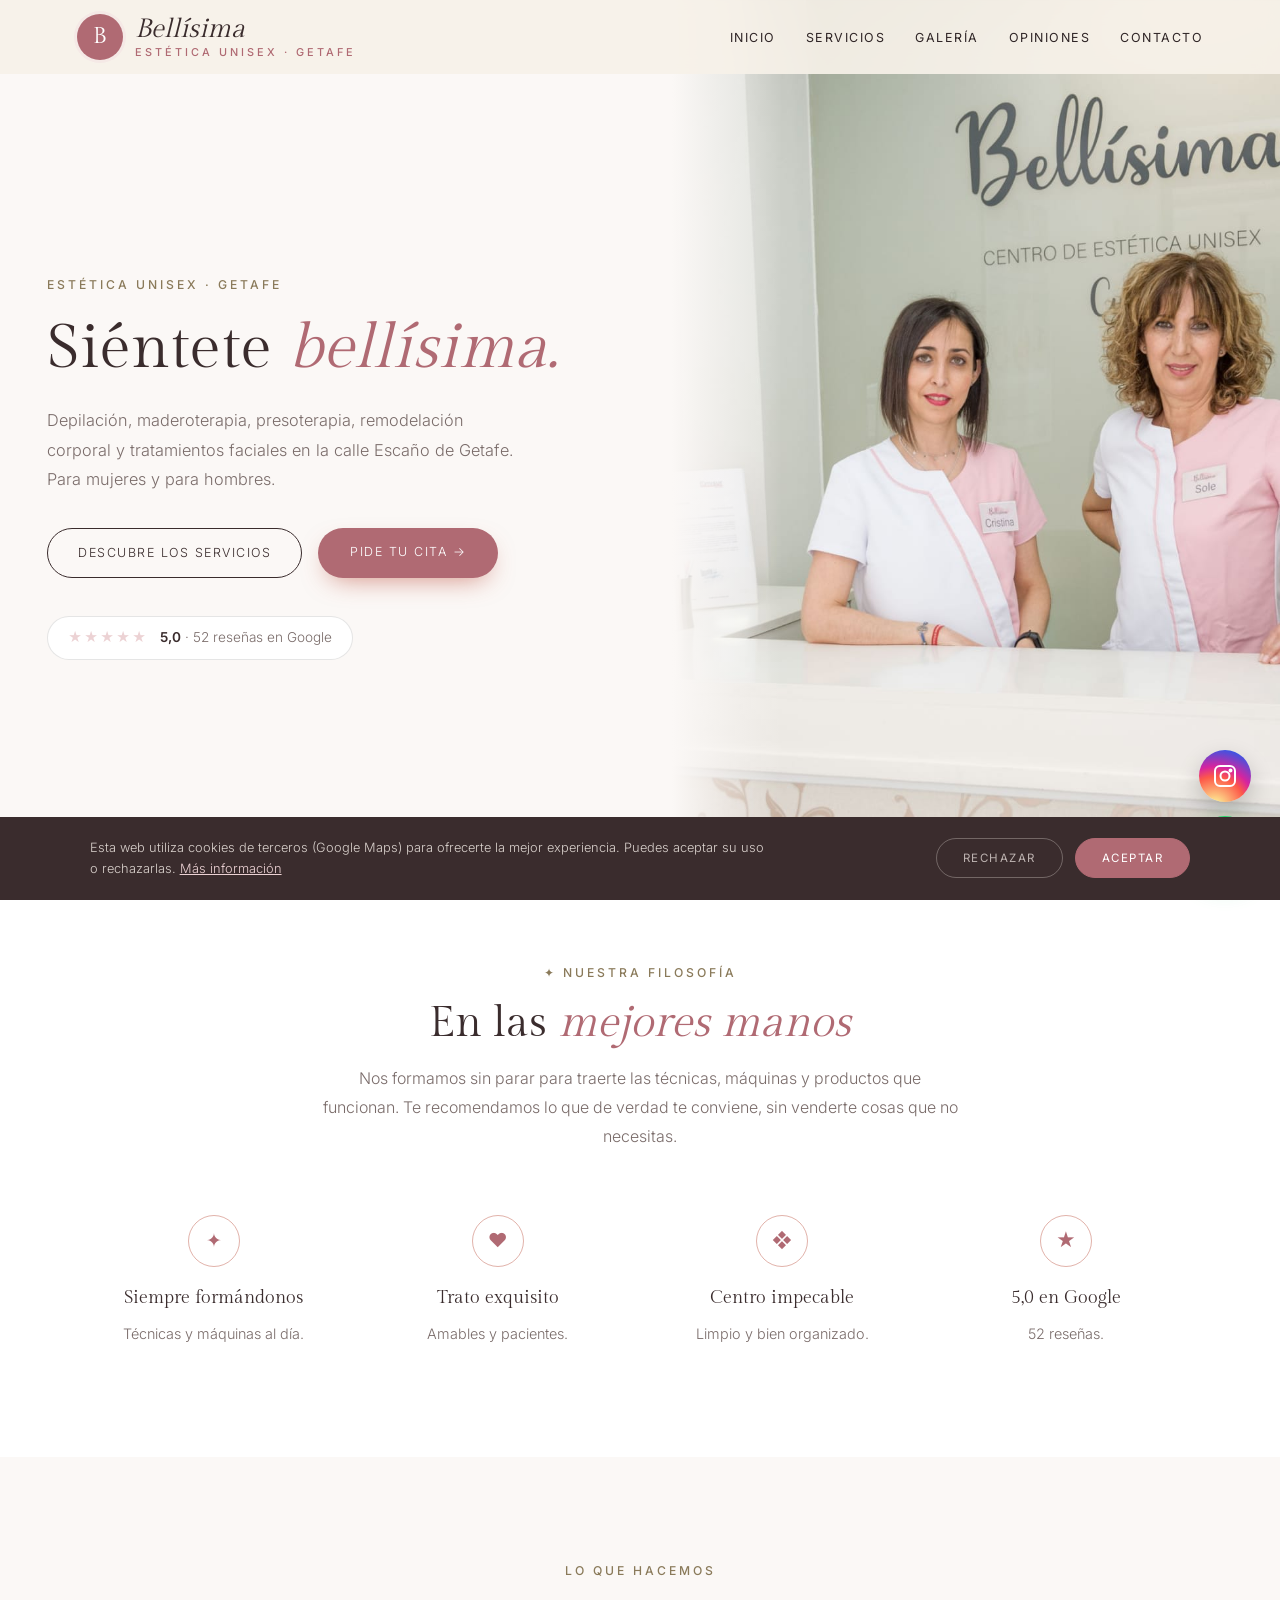
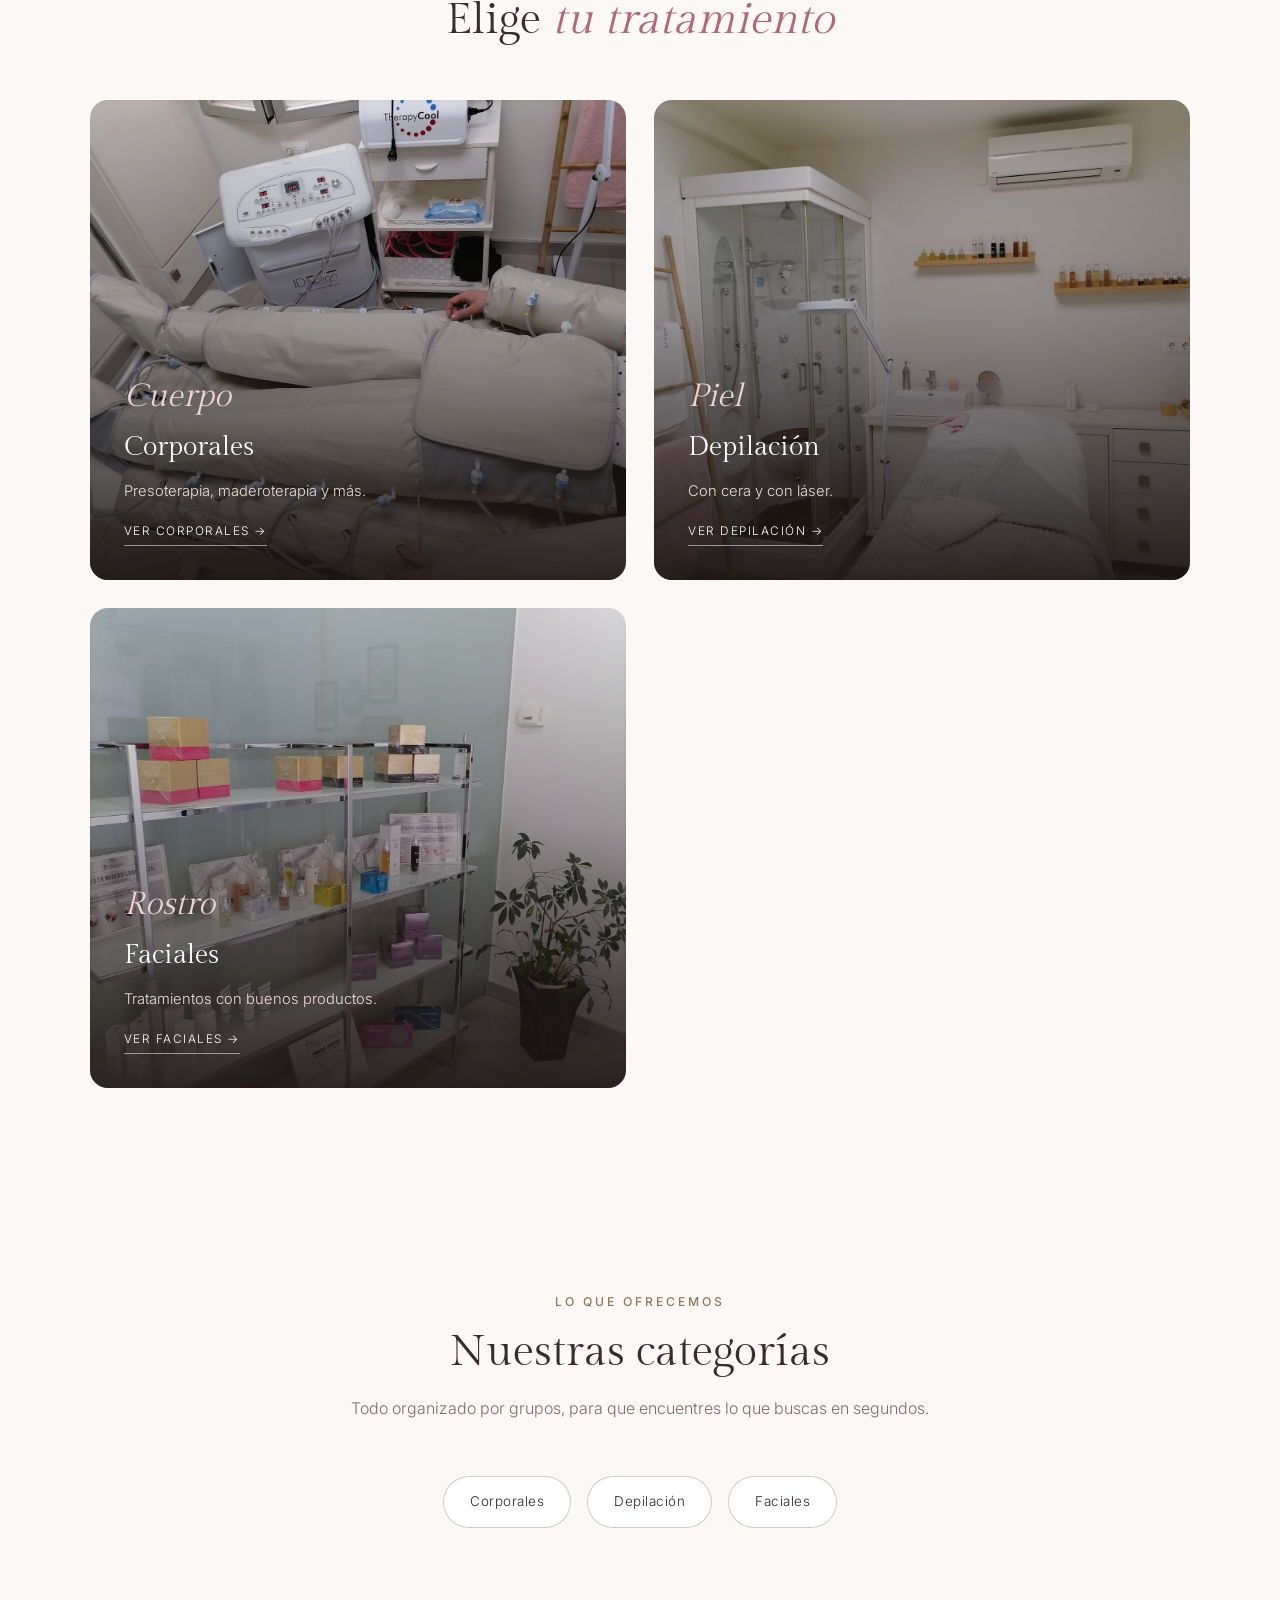
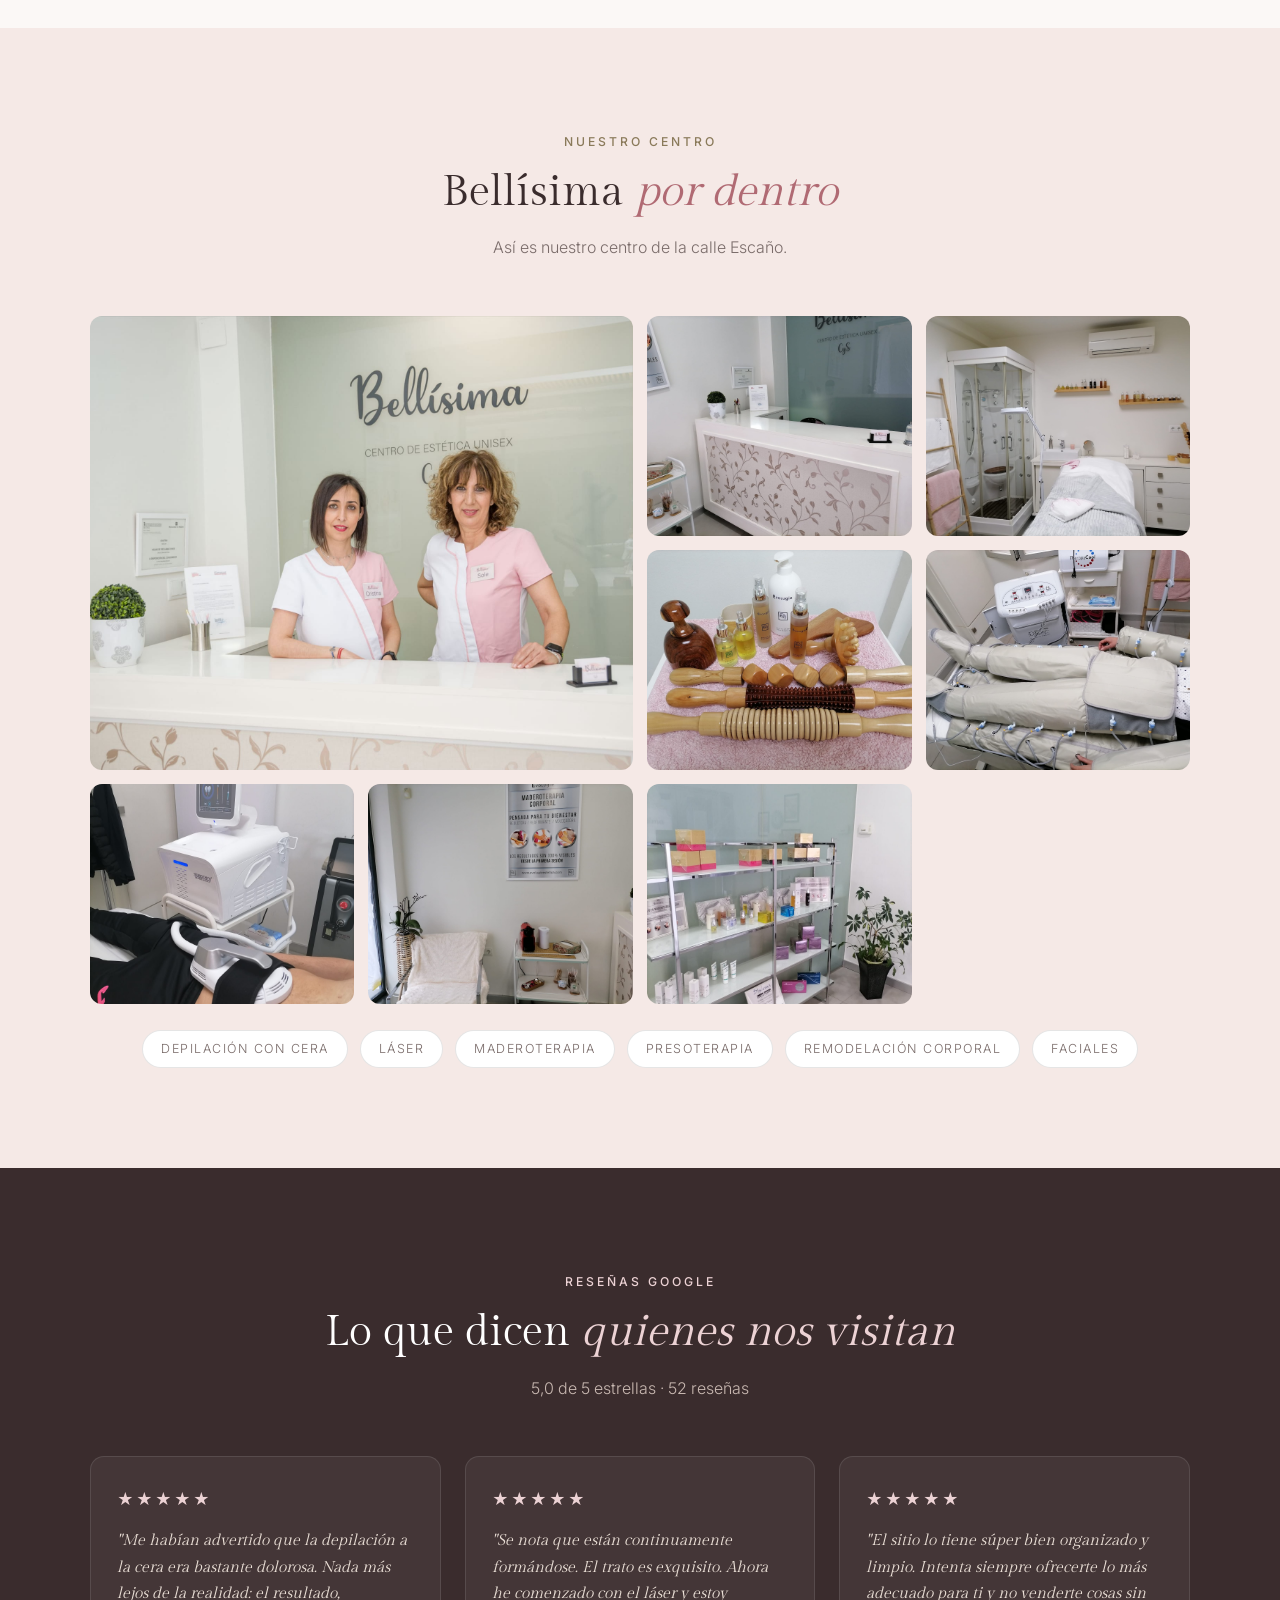
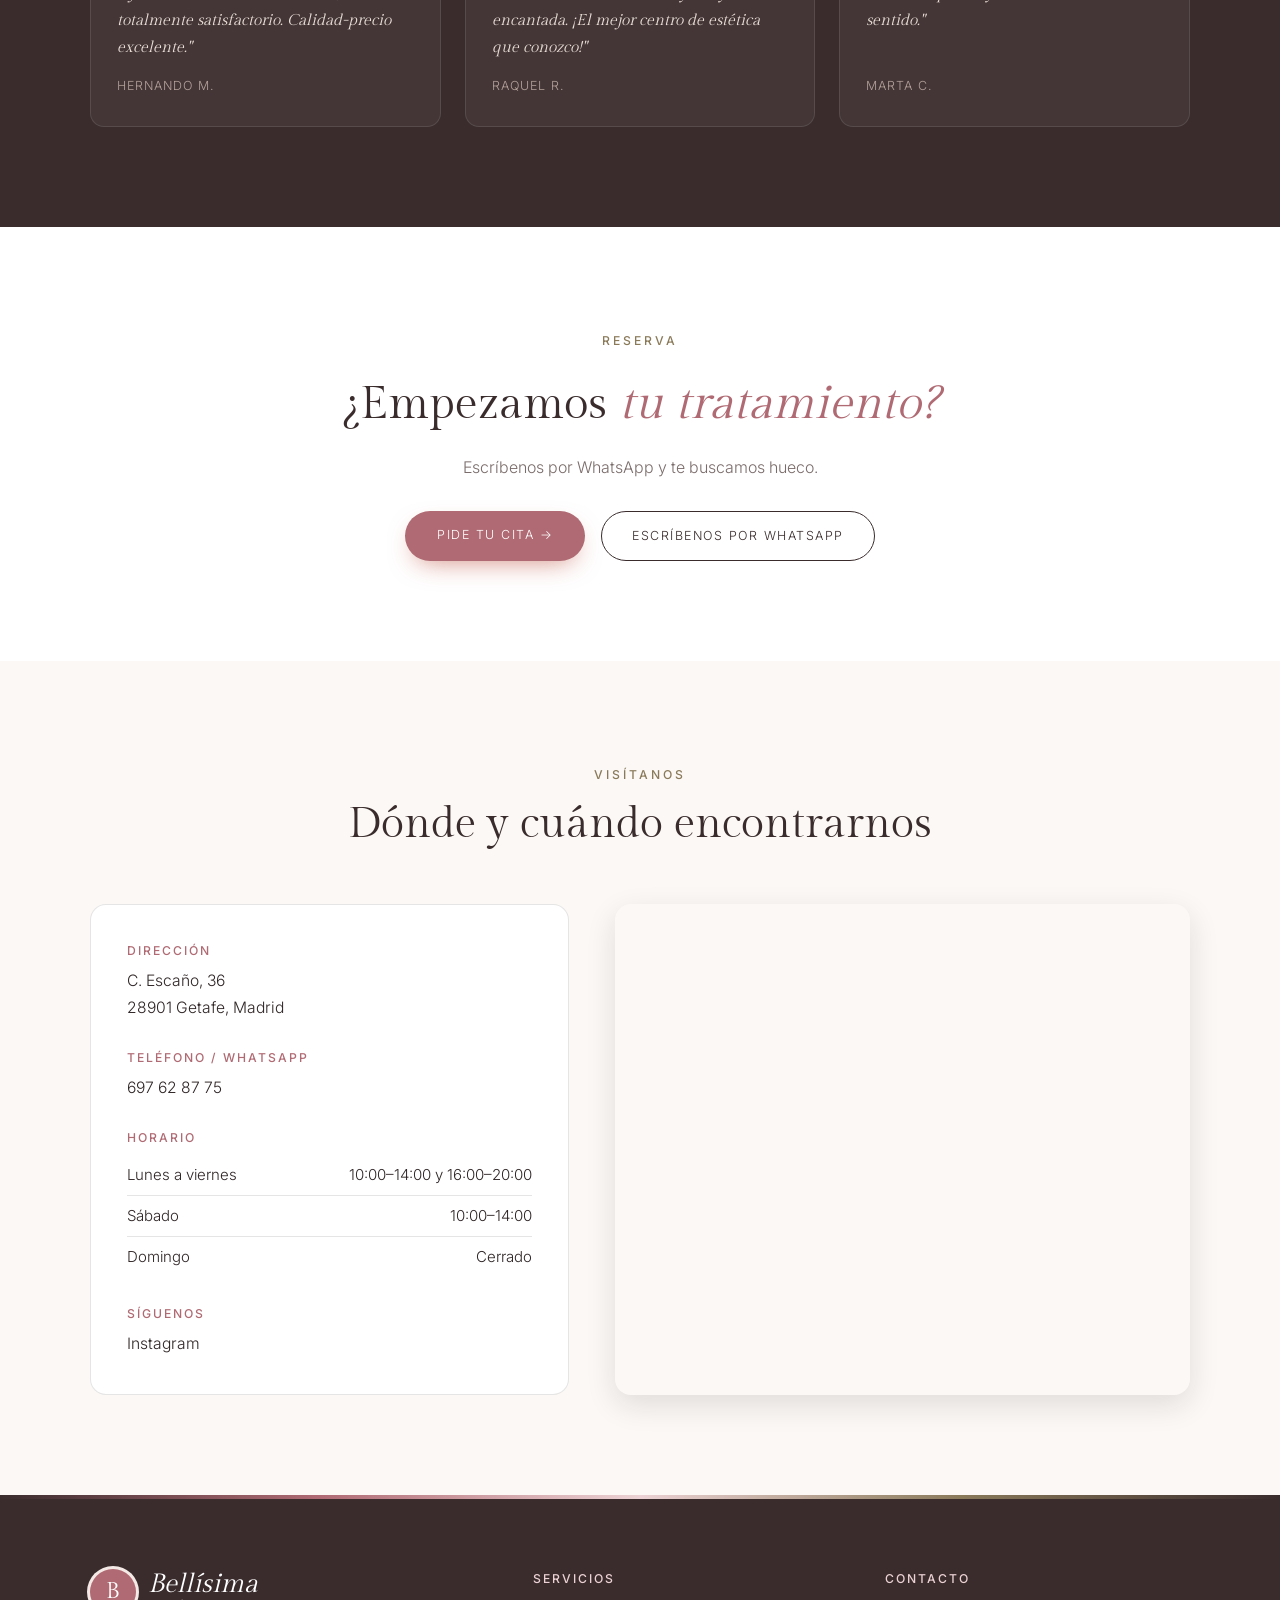
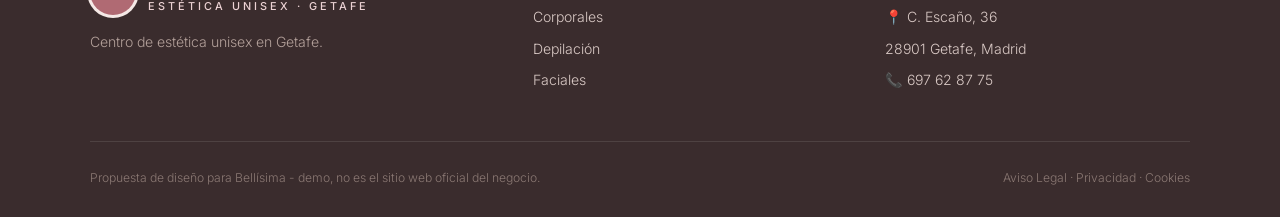
<file: index.html>
<!DOCTYPE html>
<html lang="es">
<head>
<meta charset="UTF-8">
<meta name="viewport" content="width=device-width, initial-scale=1.0">
<title>Bellísima — Centro de estética unisex en Getafe</title>
<meta name="description" content="Bellísima, centro de estética unisex en C. Escaño 36, Getafe. Depilación con cera y láser, maderoterapia, presoterapia, remodelación corporal y tratamientos faciales. 5★ con 52 reseñas en Google.">
<meta name="theme-color" content="#3a2c2d">
<meta property="og:title" content="Bellísima · Getafe">
<meta property="og:image" content="maps_05.jpg">

<link rel="preconnect" href="https://fonts.googleapis.com"><link rel="preconnect" href="https://fonts.gstatic.com" crossorigin><link href="https://fonts.googleapis.com/css2?family=Gilda+Display&family=Inter:wght@300;400;500;600&display=swap" rel="stylesheet">
<link rel="stylesheet" href="styles.css">
</head>
<body>

<header id="header">
  <a href="index.html" class="logo" aria-label="Bellísima, inicio"><span class="logo-mark">B</span><span class="logo-text"><span class="script">Bellísima</span><small>estética unisex · Getafe</small></span></a>
  <nav id="nav" aria-label="Navegación principal"><ul><li><a href="index.html#inicio">Inicio</a></li><li><a href="servicios.html">Servicios</a></li><li><a href="index.html#galeria">Galería</a></li><li><a href="index.html#opiniones">Opiniones</a></li><li><a href="index.html#contacto">Contacto</a></li></ul></nav><button class="nav-toggle" id="navToggle" aria-label="Abrir menú">☰</button>
</header>

<section class="hero" id="inicio">
  <div class="hero-text">
    <span class="eyebrow">Estética unisex · Getafe</span>
    <h1>Siéntete <em>bellísima.</em></h1>
    <p>Depilación, maderoterapia, presoterapia, remodelación corporal y tratamientos faciales en la calle Escaño de Getafe. Para mujeres y para hombres.</p>
    <div class="hero-ctas">
      <a href="servicios.html" class="btn-outline">Descubre los servicios</a>
      <a href="https://wa.me/34697628775?text=Hola%2C%20he%20visto%20vuestra%20web%20y%20me%20gustar%C3%ADa%20pedir%20cita%20en%20Bell%C3%ADsima" class="btn-solid" target="_blank" rel="noopener">Pide tu cita →</a>
    </div>
    <a class="hero-rating" href="https://www.google.com/maps/search/?api=1&query=Centro+de+Est%C3%A9tica+Bellisima,+Calle+Esca%C3%B1o+36,+Getafe" target="_blank" rel="noopener"><span class="stars">★★★★★</span><span><strong>5,0</strong> · 52 reseñas en Google</span></a>
  </div>
  <div class="hero-img"><img src="maps_05.jpg" alt="El equipo de Bellísima en la recepción del centro" style="object-position:center 40%;"></div>
</section>

<section class="trust">
  <div class="section-head">
    <span class="eyebrow">✦ Nuestra filosofía</span>
    <h2>En las <em>mejores manos</em></h2>
    <p>Nos formamos sin parar para traerte las técnicas, máquinas y productos que funcionan. Te recomendamos lo que de verdad te conviene, sin venderte cosas que no necesitas.</p>
  </div>
  <div class="trust-grid">
    <div class="trust-card"><span class="trust-ic">✦</span><h3>Siempre formándonos</h3><p>Técnicas y máquinas al día.</p></div>
    <div class="trust-card"><span class="trust-ic">♥</span><h3>Trato exquisito</h3><p>Amables y pacientes.</p></div>
    <div class="trust-card"><span class="trust-ic">❖</span><h3>Centro impecable</h3><p>Limpio y bien organizado.</p></div>
    <div class="trust-card"><span class="trust-ic">★</span><h3>5,0 en Google</h3><p>52 reseñas.</p></div>
  </div>
</section>

<section class="worlds">
  <div class="section-head">
    <span class="eyebrow">Lo que hacemos</span>
    <h2>Elige <em>tu tratamiento</em></h2>
  </div>
  <div class="worlds-grid">
    <a href="servicios.html#cuerpo" class="world-card"><img src="maps_04.jpg" alt="Corporales"><div class="world-text"><span class="script">Cuerpo</span><h3>Corporales</h3><p>Presoterapia, maderoterapia y más.</p><span class="world-link">Ver corporales →</span></div></a>
    <a href="servicios.html#depilacion" class="world-card"><img src="maps_02.jpg" alt="Depilación"><div class="world-text"><span class="script">Piel</span><h3>Depilación</h3><p>Con cera y con láser.</p><span class="world-link">Ver depilación →</span></div></a>
    <a href="servicios.html#rostro" class="world-card"><img src="maps_06.jpg" alt="Faciales"><div class="world-text"><span class="script">Rostro</span><h3>Faciales</h3><p>Tratamientos con buenos productos.</p><span class="world-link">Ver faciales →</span></div></a>
  </div>
</section>

<section>
  <div class="section-head">
    <span class="eyebrow">Lo que ofrecemos</span>
    <h2>Nuestras categorías</h2>
    <p>Todo organizado por grupos, para que encuentres lo que buscas en segundos.</p>
  </div>
  <div class="cat-pills">
    <a href="servicios.html#cuerpo" class="cat-pill">Corporales</a>
    <a href="servicios.html#depilacion" class="cat-pill">Depilación</a>
    <a href="servicios.html#rostro" class="cat-pill">Faciales</a>
  </div>
</section>

<section class="gallery-wrap" id="galeria">
  <div class="section-head">
    <span class="eyebrow">Nuestro centro</span>
    <h2>Bellísima <em>por dentro</em></h2>
    <p>Así es nuestro centro de la calle Escaño.</p>
  </div>
  <div class="gallery">
    <figure class="big"><img src="maps_05.jpg" alt="Nuestra recepción" loading="lazy"></figure>
    <figure><img src="maps_03.jpg" alt="Mostrador del centro" loading="lazy"></figure>
    <figure><img src="maps_02.jpg" alt="Cabina de tratamientos" loading="lazy"></figure>
    <figure><img src="maps_01.jpg" alt="Maderoterapia" loading="lazy"></figure>
    <figure><img src="maps_04.jpg" alt="Presoterapia" loading="lazy"></figure>
    <figure><img src="maps_08.jpg" alt="Remodelación corporal" loading="lazy"></figure>
    <figure><img src="maps_09.jpg" alt="Zona de espera" loading="lazy"></figure>
    <figure><img src="maps_06.jpg" alt="Productos que usamos" loading="lazy"></figure>
  </div>
  <div class="brands"><span>Depilación con cera</span><span>Láser</span><span>Maderoterapia</span><span>Presoterapia</span><span>Remodelación corporal</span><span>Faciales</span></div>
</section>

<section class="reviews-wrap" id="opiniones">
  <div class="section-head">
    <span class="eyebrow">Reseñas Google</span>
    <h2>Lo que dicen <em>quienes nos visitan</em></h2>
    <p>5,0 de 5 estrellas · 52 reseñas</p>
  </div>
  <div class="review-grid">
    <div class="review-card"><div class="stars">★★★★★</div><p>"Me habían advertido que la depilación a la cera era bastante dolorosa. Nada más lejos de la realidad: el resultado, totalmente satisfactorio. Calidad-precio excelente."</p><cite>Hernando M.</cite></div>
    <div class="review-card"><div class="stars">★★★★★</div><p>"Se nota que están continuamente formándose. El trato es exquisito. Ahora he comenzado con el láser y estoy encantada. ¡El mejor centro de estética que conozco!"</p><cite>Raquel R.</cite></div>
    <div class="review-card"><div class="stars">★★★★★</div><p>"El sitio lo tiene súper bien organizado y limpio. Intenta siempre ofrecerte lo más adecuado para ti y no venderte cosas sin sentido."</p><cite>Marta C.</cite></div>
  </div>
</section>

<section class="cta-section">
  <span class="eyebrow">Reserva</span>
  <h2>¿Empezamos <em>tu tratamiento?</em></h2>
  <p>Escríbenos por WhatsApp y te buscamos hueco.</p>
  <div class="cta-row">
    <a href="https://wa.me/34697628775?text=Hola%2C%20he%20visto%20vuestra%20web%20y%20me%20gustar%C3%ADa%20pedir%20cita%20en%20Bell%C3%ADsima" class="btn-solid" target="_blank" rel="noopener">Pide tu cita →</a>
    <a href="https://wa.me/34697628775?text=Hola%2C%20he%20visto%20vuestra%20web%20y%20me%20gustar%C3%ADa%20pedir%20cita%20en%20Bell%C3%ADsima" class="btn-outline" target="_blank" rel="noopener">Escríbenos por WhatsApp</a>
  </div>
</section>

<section class="contact-section" id="contacto">
  <div class="section-head">
    <span class="eyebrow">Visítanos</span>
    <h2>Dónde y cuándo encontrarnos</h2>
  </div>
  <div class="contact-grid">
    <div class="contact-info">
      <div class="contact-block"><h3>Dirección</h3><p>C. Escaño, 36<br>28901 Getafe, Madrid</p></div>
      <div class="contact-block"><h3>Teléfono / WhatsApp</h3><p><a href="tel:+34697628775">697 62 87 75</a></p></div>
      <div class="contact-block"><h3>Horario</h3><ul class="hours-list"><li><span>Lunes a viernes</span><span>10:00–14:00 y 16:00–20:00</span></li><li><span>Sábado</span><span>10:00–14:00</span></li><li><span>Domingo</span><span>Cerrado</span></li></ul></div>
      <div class="contact-block"><h3>Síguenos</h3><p><a href="https://www.instagram.com/bellisimagetafe/" target="_blank" rel="noopener">Instagram</a></p></div>
    </div>
    <div class="contact-map">
      <iframe title="Mapa de Bellísima" src="https://www.google.com/maps?q=Centro+de+Est%C3%A9tica+Bellisima,+Calle+Esca%C3%B1o+36,+Getafe&output=embed" width="100%" height="100%" style="border:0;" allowfullscreen="" loading="lazy" referrerpolicy="no-referrer-when-downgrade"></iframe>
    </div>
  </div>
</section>

<footer>
  <div class="footer-grid">
    <div class="footer-brand">
      <a href="index.html" class="logo light"><span class="logo-mark">B</span><span class="logo-text"><span class="script">Bellísima</span><small>estética unisex · Getafe</small></span></a>
      <p>Centro de estética unisex en Getafe.</p>
    </div>
    <div><h4>Servicios</h4><ul><li><a href="servicios.html#cuerpo">Corporales</a></li><li><a href="servicios.html#depilacion">Depilación</a></li><li><a href="servicios.html#rostro">Faciales</a></li></ul></div>
    <div><h4>Contacto</h4><ul><li>📍 C. Escaño, 36</li><li>28901 Getafe, Madrid</li><li>📞 <a href="tel:+34697628775">697 62 87 75</a></li></ul></div>
  </div>
  <div class="footer-bottom">
    <span>Propuesta de diseño para Bellísima - demo, no es el sitio web oficial del negocio.</span>
    <span><a href="aviso-legal.html">Aviso Legal</a> &middot; <a href="politica-privacidad.html">Privacidad</a> &middot; <a href="politica-cookies.html">Cookies</a></span>
  </div>
</footer>

<div id="cookie-banner" class="cookie-banner"><p>Esta web utiliza cookies de terceros (Google Maps) para ofrecerte la mejor experiencia. Puedes aceptar su uso o rechazarlas. <a href="politica-cookies.html">Más información</a></p><div class="cookie-actions"><button onclick="setCookieChoice('rejected')" class="ck-reject">Rechazar</button><button onclick="setCookieChoice('accepted')" class="ck-accept">Aceptar</button></div></div>
<div class="social-fabs"><a class="ig-fab" href="https://www.instagram.com/bellisimagetafe/" target="_blank" rel="noopener" aria-label="Visitar Instagram"><svg width="24" height="24" viewBox="0 0 24 24" fill="none" stroke="white" stroke-width="2"><rect x="2" y="2" width="20" height="20" rx="5"/><circle cx="12" cy="12" r="4.5"/><circle cx="17.5" cy="6.5" r="1" fill="white"/></svg></a><a class="wa-fab" href="https://wa.me/34697628775?text=Hola%2C%20he%20visto%20vuestra%20web%20y%20me%20gustar%C3%ADa%20pedir%20cita%20en%20Bell%C3%ADsima" target="_blank" rel="noopener" aria-label="Escribir por WhatsApp"><svg width="28" height="28" viewBox="0 0 24 24" fill="white"><path d="M17.5 14.4c-.3-.1-1.8-.9-2-1s-.5-.1-.7.1-.8 1-.9 1.2-.3.2-.6.1a8.2 8.2 0 0 1-2.4-1.5 9 9 0 0 1-1.7-2.1c-.2-.3 0-.5.1-.6l.4-.5.3-.5v-.5l-.9-2.2c-.2-.6-.5-.5-.7-.5h-.6a1.1 1.1 0 0 0-.8.4 3.4 3.4 0 0 0-1 2.5 5.9 5.9 0 0 0 1.2 3.1 13.5 13.5 0 0 0 5.2 4.6c2.6 1 2.6.7 3.1.6a2.6 2.6 0 0 0 1.7-1.2 2.1 2.1 0 0 0 .2-1.2c-.1-.1-.3-.2-.6-.3ZM12 21.8a9.8 9.8 0 0 1-5-1.4l-.4-.2-3.7 1 1-3.6-.2-.4A9.8 9.8 0 1 1 12 21.8Zm8.4-18.3A11.8 11.8 0 0 0 1.8 17.7L.2 23.8l6.3-1.6a11.8 11.8 0 0 0 5.6 1.4A11.8 11.8 0 0 0 20.4 3.5Z"/></svg></a></div>
<script src="main.js"></script>
</body>
</html>
</file>
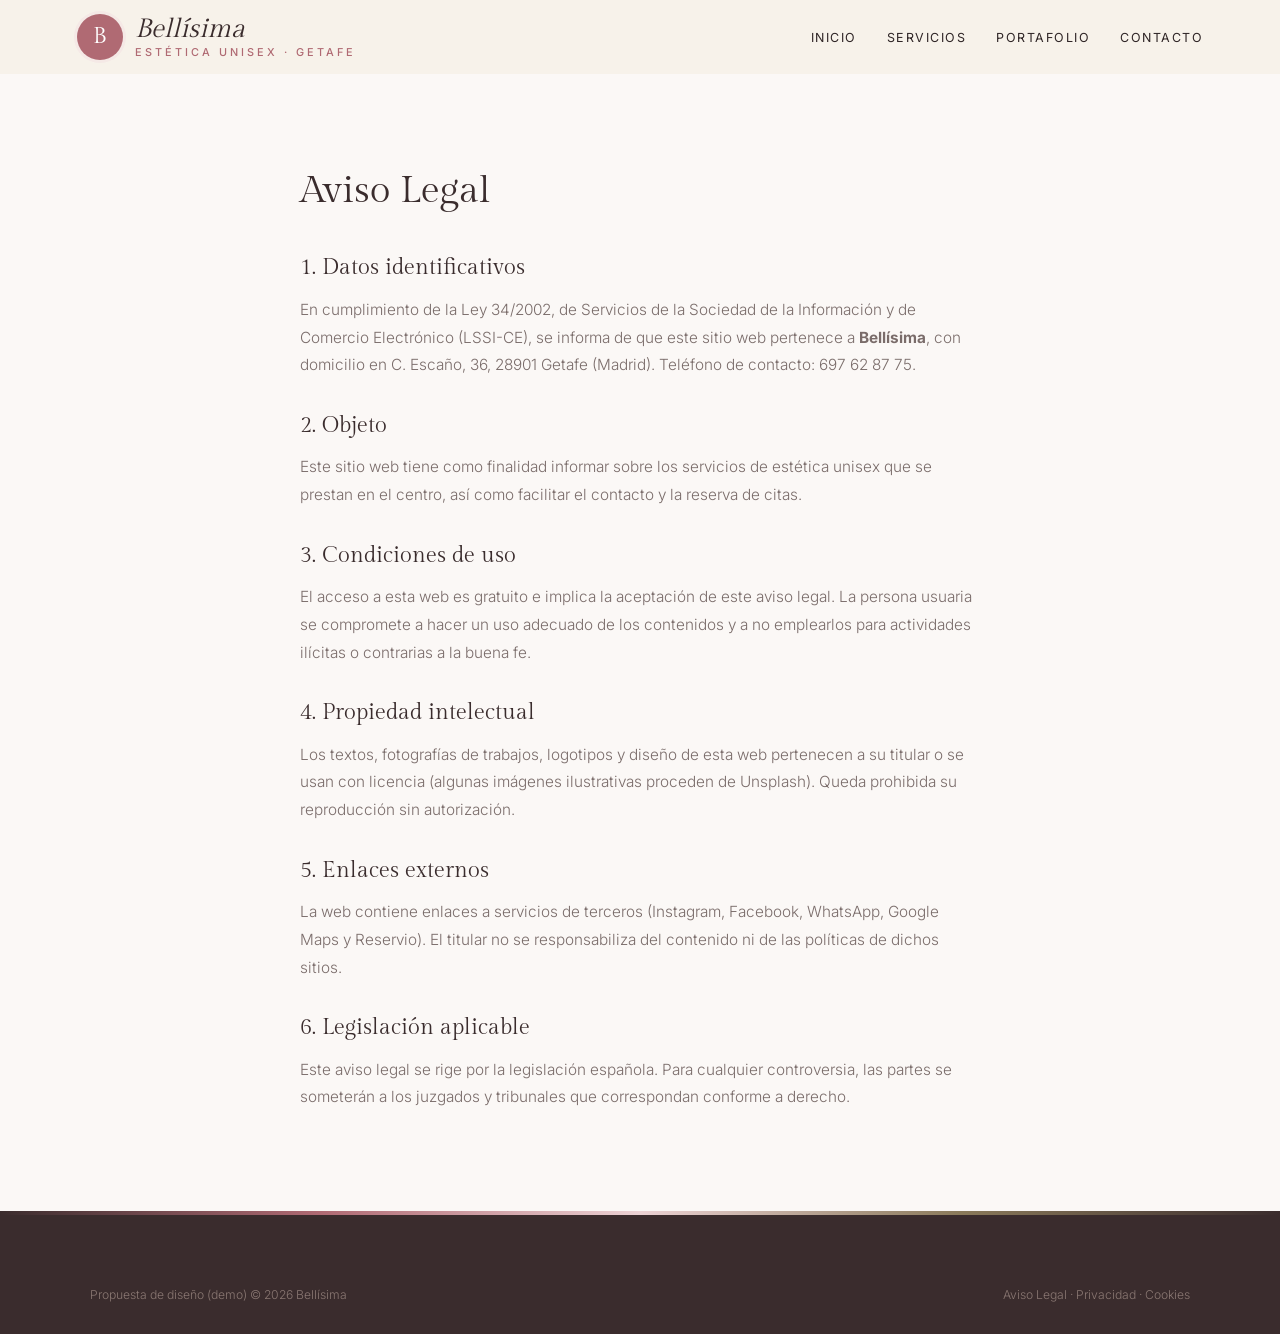
<file: aviso-legal.html>
<!DOCTYPE html>
<html lang="es">
<head>
<meta charset="UTF-8">
<meta name="viewport" content="width=device-width, initial-scale=1.0">
<title>Aviso Legal — Bellísima</title>
<meta name="robots" content="noindex">

<link rel="preconnect" href="https://fonts.googleapis.com">
<link href="https://fonts.googleapis.com/css2?family=Gilda+Display&family=Inter:wght@300;400;500;600&display=swap" rel="stylesheet">
<link rel="stylesheet" href="styles.css">
</head>
<body>
<header id="header" class="scrolled">
  <a href="index.html" class="logo" aria-label="Bellísima, inicio">
    <span class="logo-mark">B</span>
    <span class="logo-text"><span class="script">Bellísima</span><small>estética unisex · Getafe</small></span>
  </a>
  <nav id="nav" aria-label="Navegación principal">
    <ul>
      <li><a href="index.html#inicio">Inicio</a></li>
      <li><a href="servicios.html">Servicios</a></li>
      <li><a href="portafolio.html">Portafolio</a></li>
      <li><a href="index.html#contacto">Contacto</a></li>
    </ul>
  </nav>
  <button class="nav-toggle" id="navToggle" aria-label="Abrir menú">☰</button>
</header>
<main class="legal"><h1>Aviso Legal</h1>
<h2>1. Datos identificativos</h2>
<p>En cumplimiento de la Ley 34/2002, de Servicios de la Sociedad de la Información y de Comercio Electrónico (LSSI-CE), se informa de que este sitio web pertenece a <strong>Bellísima</strong>, con domicilio en C. Escaño, 36, 28901 Getafe (Madrid). Teléfono de contacto: 697 62 87 75.</p>
<h2>2. Objeto</h2>
<p>Este sitio web tiene como finalidad informar sobre los servicios de estética unisex que se prestan en el centro, así como facilitar el contacto y la reserva de citas.</p>
<h2>3. Condiciones de uso</h2>
<p>El acceso a esta web es gratuito e implica la aceptación de este aviso legal. La persona usuaria se compromete a hacer un uso adecuado de los contenidos y a no emplearlos para actividades ilícitas o contrarias a la buena fe.</p>
<h2>4. Propiedad intelectual</h2>
<p>Los textos, fotografías de trabajos, logotipos y diseño de esta web pertenecen a su titular o se usan con licencia (algunas imágenes ilustrativas proceden de Unsplash). Queda prohibida su reproducción sin autorización.</p>
<h2>5. Enlaces externos</h2>
<p>La web contiene enlaces a servicios de terceros (Instagram, Facebook, WhatsApp, Google Maps y Reservio). El titular no se responsabiliza del contenido ni de las políticas de dichos sitios.</p>
<h2>6. Legislación aplicable</h2>
<p>Este aviso legal se rige por la legislación española. Para cualquier controversia, las partes se someterán a los juzgados y tribunales que correspondan conforme a derecho.</p></main>
<footer>
  <div class="footer-bottom" style="margin-top:0">
    <span>Propuesta de diseño (demo) © 2026 Bellísima</span>
    <span><a href="aviso-legal.html">Aviso Legal</a> &middot; <a href="politica-privacidad.html">Privacidad</a> &middot; <a href="politica-cookies.html">Cookies</a></span>
  </div>
</footer>
<script src="main.js"></script>
</body>
</html>
</file>
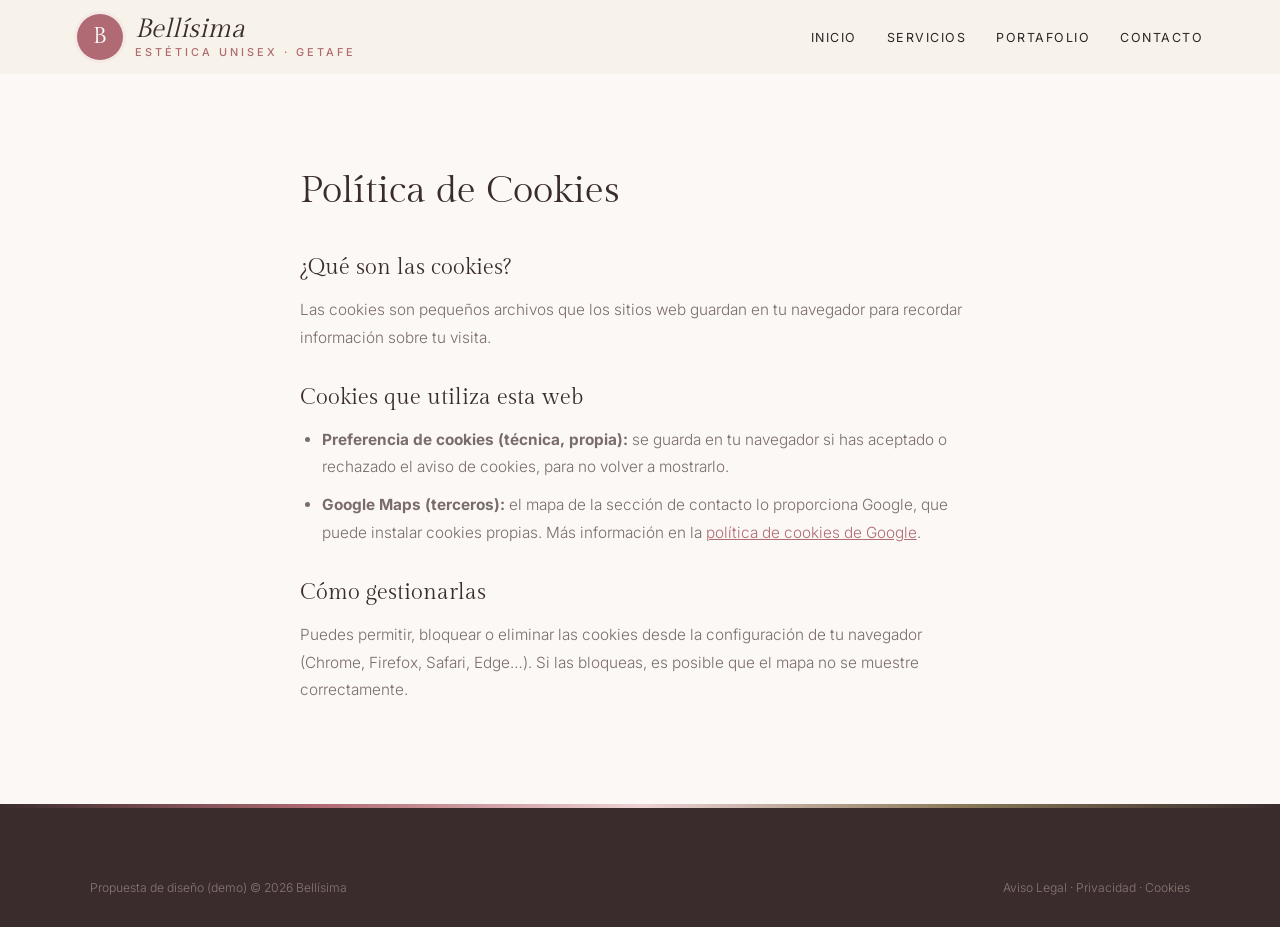
<file: politica-cookies.html>
<!DOCTYPE html>
<html lang="es">
<head>
<meta charset="UTF-8">
<meta name="viewport" content="width=device-width, initial-scale=1.0">
<title>Política de Cookies — Bellísima</title>
<meta name="robots" content="noindex">

<link rel="preconnect" href="https://fonts.googleapis.com">
<link href="https://fonts.googleapis.com/css2?family=Gilda+Display&family=Inter:wght@300;400;500;600&display=swap" rel="stylesheet">
<link rel="stylesheet" href="styles.css">
</head>
<body>
<header id="header" class="scrolled">
  <a href="index.html" class="logo" aria-label="Bellísima, inicio">
    <span class="logo-mark">B</span>
    <span class="logo-text"><span class="script">Bellísima</span><small>estética unisex · Getafe</small></span>
  </a>
  <nav id="nav" aria-label="Navegación principal">
    <ul>
      <li><a href="index.html#inicio">Inicio</a></li>
      <li><a href="servicios.html">Servicios</a></li>
      <li><a href="portafolio.html">Portafolio</a></li>
      <li><a href="index.html#contacto">Contacto</a></li>
    </ul>
  </nav>
  <button class="nav-toggle" id="navToggle" aria-label="Abrir menú">☰</button>
</header>
<main class="legal"><h1>Política de Cookies</h1>
<h2>¿Qué son las cookies?</h2>
<p>Las cookies son pequeños archivos que los sitios web guardan en tu navegador para recordar información sobre tu visita.</p>
<h2>Cookies que utiliza esta web</h2>
<ul>
<li><strong>Preferencia de cookies (técnica, propia):</strong> se guarda en tu navegador si has aceptado o rechazado el aviso de cookies, para no volver a mostrarlo.</li>
<li><strong>Google Maps (terceros):</strong> el mapa de la sección de contacto lo proporciona Google, que puede instalar cookies propias. Más información en la <a href="https://policies.google.com/technologies/cookies" target="_blank" rel="noopener">política de cookies de Google</a>.</li>
</ul>
<h2>Cómo gestionarlas</h2>
<p>Puedes permitir, bloquear o eliminar las cookies desde la configuración de tu navegador (Chrome, Firefox, Safari, Edge…). Si las bloqueas, es posible que el mapa no se muestre correctamente.</p></main>
<footer>
  <div class="footer-bottom" style="margin-top:0">
    <span>Propuesta de diseño (demo) © 2026 Bellísima</span>
    <span><a href="aviso-legal.html">Aviso Legal</a> &middot; <a href="politica-privacidad.html">Privacidad</a> &middot; <a href="politica-cookies.html">Cookies</a></span>
  </div>
</footer>
<script src="main.js"></script>
</body>
</html>
</file>
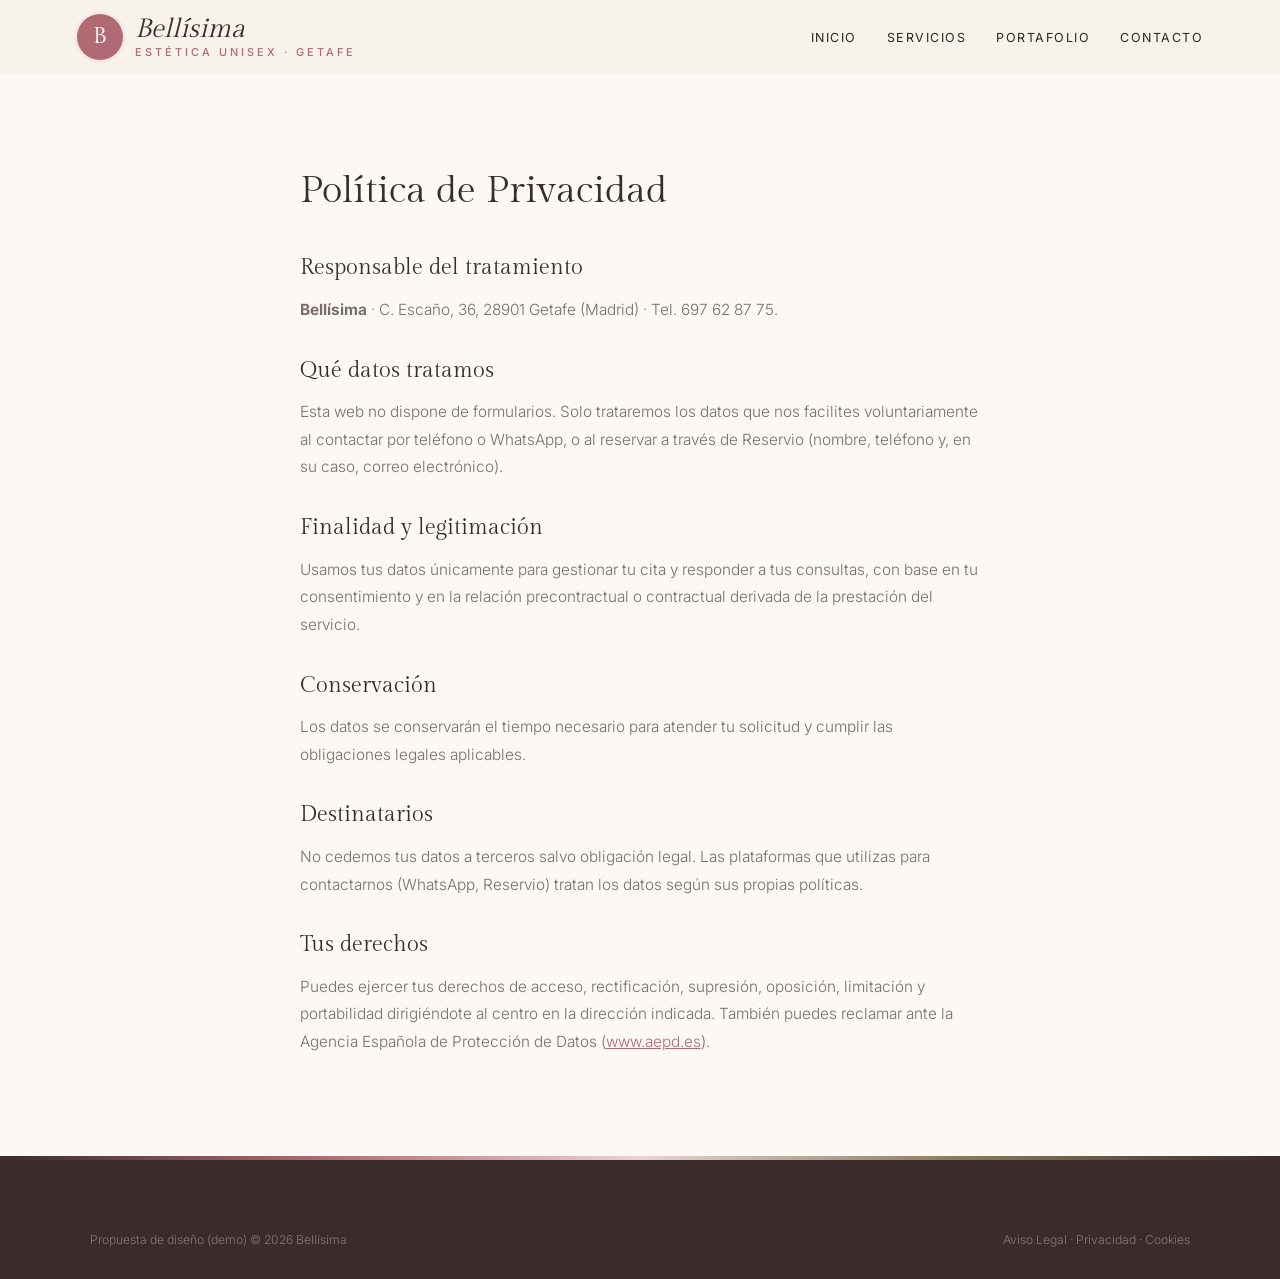
<file: politica-privacidad.html>
<!DOCTYPE html>
<html lang="es">
<head>
<meta charset="UTF-8">
<meta name="viewport" content="width=device-width, initial-scale=1.0">
<title>Política de Privacidad — Bellísima</title>
<meta name="robots" content="noindex">

<link rel="preconnect" href="https://fonts.googleapis.com">
<link href="https://fonts.googleapis.com/css2?family=Gilda+Display&family=Inter:wght@300;400;500;600&display=swap" rel="stylesheet">
<link rel="stylesheet" href="styles.css">
</head>
<body>
<header id="header" class="scrolled">
  <a href="index.html" class="logo" aria-label="Bellísima, inicio">
    <span class="logo-mark">B</span>
    <span class="logo-text"><span class="script">Bellísima</span><small>estética unisex · Getafe</small></span>
  </a>
  <nav id="nav" aria-label="Navegación principal">
    <ul>
      <li><a href="index.html#inicio">Inicio</a></li>
      <li><a href="servicios.html">Servicios</a></li>
      <li><a href="portafolio.html">Portafolio</a></li>
      <li><a href="index.html#contacto">Contacto</a></li>
    </ul>
  </nav>
  <button class="nav-toggle" id="navToggle" aria-label="Abrir menú">☰</button>
</header>
<main class="legal"><h1>Política de Privacidad</h1>
<h2>Responsable del tratamiento</h2>
<p><strong>Bellísima</strong> · C. Escaño, 36, 28901 Getafe (Madrid) · Tel. 697 62 87 75.</p>
<h2>Qué datos tratamos</h2>
<p>Esta web no dispone de formularios. Solo trataremos los datos que nos facilites voluntariamente al contactar por teléfono o WhatsApp, o al reservar a través de Reservio (nombre, teléfono y, en su caso, correo electrónico).</p>
<h2>Finalidad y legitimación</h2>
<p>Usamos tus datos únicamente para gestionar tu cita y responder a tus consultas, con base en tu consentimiento y en la relación precontractual o contractual derivada de la prestación del servicio.</p>
<h2>Conservación</h2>
<p>Los datos se conservarán el tiempo necesario para atender tu solicitud y cumplir las obligaciones legales aplicables.</p>
<h2>Destinatarios</h2>
<p>No cedemos tus datos a terceros salvo obligación legal. Las plataformas que utilizas para contactarnos (WhatsApp, Reservio) tratan los datos según sus propias políticas.</p>
<h2>Tus derechos</h2>
<p>Puedes ejercer tus derechos de acceso, rectificación, supresión, oposición, limitación y portabilidad dirigiéndote al centro en la dirección indicada. También puedes reclamar ante la Agencia Española de Protección de Datos (<a href="https://www.aepd.es" target="_blank" rel="noopener">www.aepd.es</a>).</p></main>
<footer>
  <div class="footer-bottom" style="margin-top:0">
    <span>Propuesta de diseño (demo) © 2026 Bellísima</span>
    <span><a href="aviso-legal.html">Aviso Legal</a> &middot; <a href="politica-privacidad.html">Privacidad</a> &middot; <a href="politica-cookies.html">Cookies</a></span>
  </div>
</footer>
<script src="main.js"></script>
</body>
</html>
</file>
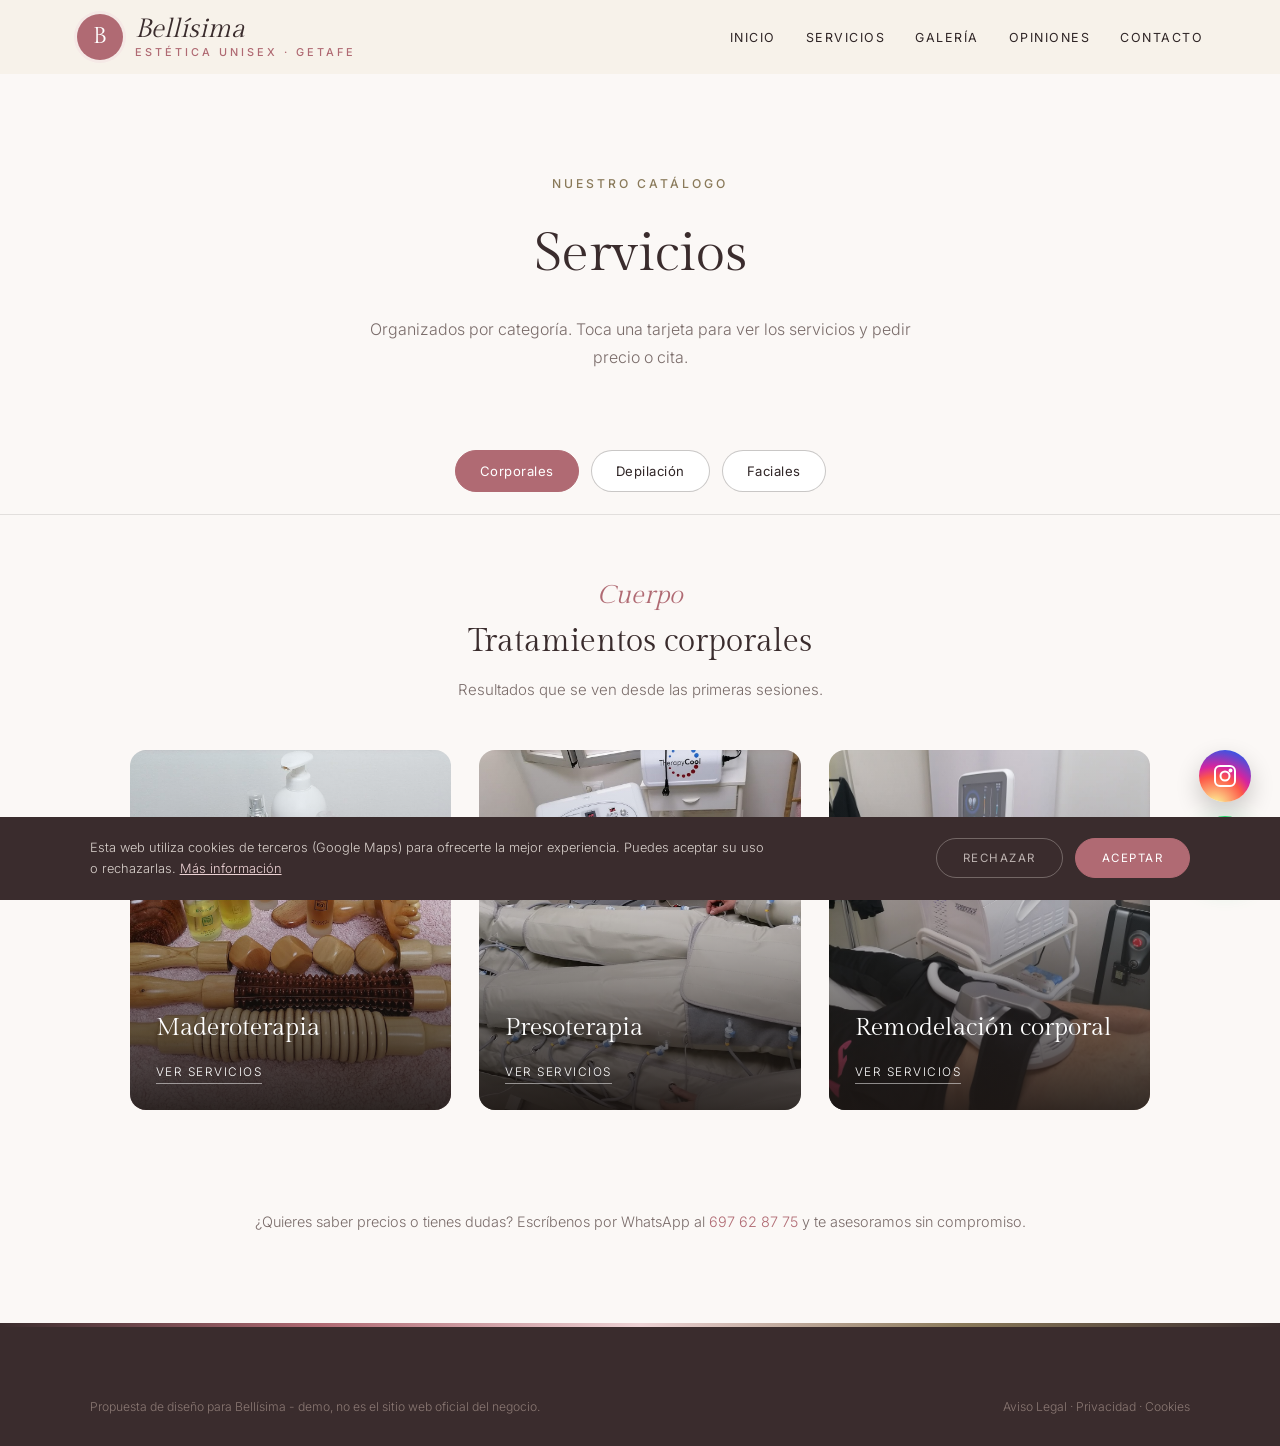
<file: servicios.html>
<!DOCTYPE html>
<html lang="es">
<head>
<meta charset="UTF-8">
<meta name="viewport" content="width=device-width, initial-scale=1.0">
<title>Servicios — Bellísima · Getafe</title>
<meta name="description" content="Servicios de Bellísima en Getafe.">

<link rel="preconnect" href="https://fonts.googleapis.com"><link rel="preconnect" href="https://fonts.gstatic.com" crossorigin><link href="https://fonts.googleapis.com/css2?family=Gilda+Display&family=Inter:wght@300;400;500;600&display=swap" rel="stylesheet">
<link rel="stylesheet" href="styles.css">
</head>
<body>

<header id="header" class="scrolled">
  <a href="index.html" class="logo" aria-label="Bellísima, inicio"><span class="logo-mark">B</span><span class="logo-text"><span class="script">Bellísima</span><small>estética unisex · Getafe</small></span></a>
  <nav id="nav" aria-label="Navegación principal"><ul><li><a href="index.html#inicio">Inicio</a></li><li><a href="servicios.html">Servicios</a></li><li><a href="index.html#galeria">Galería</a></li><li><a href="index.html#opiniones">Opiniones</a></li><li><a href="index.html#contacto">Contacto</a></li></ul></nav><button class="nav-toggle" id="navToggle" aria-label="Abrir menú">☰</button>
</header>

<div class="page-hero">
  <span class="eyebrow">Nuestro catálogo</span>
  <h1>Servicios</h1>
  <p>Organizados por categoría. Toca una tarjeta para ver los servicios y pedir precio o cita.</p>
</div>

<div class="tabs">
  <button class="tab-btn active" data-tab="cuerpo">Corporales</button>
  <button class="tab-btn" data-tab="depilacion">Depilación</button>
  <button class="tab-btn" data-tab="rostro">Faciales</button>
  
</div>

<div class="tab-panel active" id="cuerpo">
  <div class="tab-intro"><span class="script">Cuerpo</span><h2>Tratamientos corporales</h2><p>Resultados que se ven desde las primeras sesiones.</p></div>
  <div class="cat-grid">
    <div class="cat-card" onclick="openModal('madero')"><img src="maps_01.jpg" alt="Maderoterapia" loading="lazy"><div class="cat-card-text"><h3>Maderoterapia</h3><span>Ver servicios</span></div></div>
    <div class="cat-card" onclick="openModal('preso')"><img src="maps_04.jpg" alt="Presoterapia" loading="lazy"><div class="cat-card-text"><h3>Presoterapia</h3><span>Ver servicios</span></div></div>
    <div class="cat-card" onclick="openModal('remodelacion')"><img src="maps_08.jpg" alt="Remodelación corporal" loading="lazy"><div class="cat-card-text"><h3>Remodelación corporal</h3><span>Ver servicios</span></div></div>
  </div>
</div>

<div class="tab-panel" id="depilacion">
  <div class="tab-intro"><span class="script">Piel</span><h2>Depilación</h2><p>Para ella y para él.</p></div>
  <div class="cat-grid single">
    <div class="cat-card" onclick="openModal('cera')"><img src="maps_02.jpg" alt="Cera y láser" loading="lazy"><div class="cat-card-text"><h3>Cera y láser</h3><span>Ver servicios</span></div></div>
  </div>
</div>

<div class="tab-panel" id="rostro">
  <div class="tab-intro"><span class="script">Rostro</span><h2>Tratamientos faciales</h2><p>Con productos de calidad y técnicas nuevas.</p></div>
  <div class="cat-grid single">
    <div class="cat-card" onclick="openModal('facial')"><img src="maps_06.jpg" alt="Faciales" loading="lazy"><div class="cat-card-text"><h3>Faciales</h3><span>Ver servicios</span></div></div>
  </div>
</div>


<p class="services-note">¿Quieres saber precios o tienes dudas? Escríbenos por WhatsApp al <a href="https://wa.me/34697628775" target="_blank" rel="noopener" style="color:var(--red)">697 62 87 75</a> y te asesoramos sin compromiso.</p>

<div class="modal-overlay" id="modal-madero"><div class="modal">
  <button class="modal-close" onclick="closeModal('madero')" aria-label="Cerrar">×</button>
  <h3>Maderoterapia</h3><p class="modal-sub">Corporal</p>
  <div class="svc-row"><div><div class="svc-name">Maderoterapia corporal</div><span class="svc-desc"></span></div><div class="svc-price">Consultar</div></div>
  <a class="modal-cta alt" href="https://wa.me/34697628775?text=Hola%2C%20quiero%20informaci%C3%B3n%20sobre%20maderoterapia" target="_blank" rel="noopener">Pedir cita por WhatsApp</a>
</div></div>

<div class="modal-overlay" id="modal-preso"><div class="modal">
  <button class="modal-close" onclick="closeModal('preso')" aria-label="Cerrar">×</button>
  <h3>Presoterapia</h3><p class="modal-sub">Piernas ligeras</p>
  <div class="svc-row"><div><div class="svc-name">Presoterapia</div><span class="svc-desc"></span></div><div class="svc-price">Consultar</div></div>
  <a class="modal-cta alt" href="https://wa.me/34697628775?text=Hola%2C%20quiero%20informaci%C3%B3n%20sobre%20presoterapia" target="_blank" rel="noopener">Pedir cita por WhatsApp</a>
</div></div>

<div class="modal-overlay" id="modal-remodelacion"><div class="modal">
  <button class="modal-close" onclick="closeModal('remodelacion')" aria-label="Cerrar">×</button>
  <h3>Remodelación corporal</h3><p class="modal-sub">Con aparatología</p>
  <div class="svc-row"><div><div class="svc-name">Remodelación corporal</div><span class="svc-desc"></span></div><div class="svc-price">Consultar</div></div>
  <div class="svc-row"><div><div class="svc-name">Tonificación muscular</div><span class="svc-desc"></span></div><div class="svc-price">Consultar</div></div>
  <a class="modal-cta alt" href="https://wa.me/34697628775?text=Hola%2C%20quiero%20informaci%C3%B3n%20sobre%20remodelaci%C3%B3n%20corporal" target="_blank" rel="noopener">Pedir cita por WhatsApp</a>
</div></div>

<div class="modal-overlay" id="modal-cera"><div class="modal">
  <button class="modal-close" onclick="closeModal('cera')" aria-label="Cerrar">×</button>
  <h3>Cera y láser</h3><p class="modal-sub">Mujer y hombre</p>
  <div class="svc-row"><div><div class="svc-name">Depilación con cera</div><span class="svc-desc"></span></div><div class="svc-price">Consultar</div></div>
  <div class="svc-row"><div><div class="svc-name">Depilación láser</div><span class="svc-desc"></span></div><div class="svc-price">Consultar</div></div>
  <div class="svc-row"><div><div class="svc-name">Cejas</div><span class="svc-desc"></span></div><div class="svc-price">Consultar</div></div>
  <a class="modal-cta alt" href="https://wa.me/34697628775?text=Hola%2C%20quiero%20informaci%C3%B3n%20sobre%20cera%20y%20l%C3%A1ser" target="_blank" rel="noopener">Pedir cita por WhatsApp</a>
</div></div>

<div class="modal-overlay" id="modal-facial"><div class="modal">
  <button class="modal-close" onclick="closeModal('facial')" aria-label="Cerrar">×</button>
  <h3>Faciales</h3><p class="modal-sub">Pregúntanos</p>
  <div class="svc-row"><div><div class="svc-name">Tratamientos faciales</div><span class="svc-desc"></span></div><div class="svc-price">Consultar</div></div>
  <div class="svc-row"><div><div class="svc-name">Ritual de oro</div><span class="svc-desc"></span></div><div class="svc-price">Consultar</div></div>
  <a class="modal-cta alt" href="https://wa.me/34697628775?text=Hola%2C%20quiero%20informaci%C3%B3n%20sobre%20faciales" target="_blank" rel="noopener">Pedir cita por WhatsApp</a>
</div></div>


<footer>
  <div class="footer-bottom" style="margin-top:0">
    <span>Propuesta de diseño para Bellísima - demo, no es el sitio web oficial del negocio.</span>
    <span><a href="aviso-legal.html">Aviso Legal</a> &middot; <a href="politica-privacidad.html">Privacidad</a> &middot; <a href="politica-cookies.html">Cookies</a></span>
  </div>
</footer>

<div id="cookie-banner" class="cookie-banner"><p>Esta web utiliza cookies de terceros (Google Maps) para ofrecerte la mejor experiencia. Puedes aceptar su uso o rechazarlas. <a href="politica-cookies.html">Más información</a></p><div class="cookie-actions"><button onclick="setCookieChoice('rejected')" class="ck-reject">Rechazar</button><button onclick="setCookieChoice('accepted')" class="ck-accept">Aceptar</button></div></div>
<div class="social-fabs"><a class="ig-fab" href="https://www.instagram.com/bellisimagetafe/" target="_blank" rel="noopener" aria-label="Visitar Instagram"><svg width="24" height="24" viewBox="0 0 24 24" fill="none" stroke="white" stroke-width="2"><rect x="2" y="2" width="20" height="20" rx="5"/><circle cx="12" cy="12" r="4.5"/><circle cx="17.5" cy="6.5" r="1" fill="white"/></svg></a><a class="wa-fab" href="https://wa.me/34697628775?text=Hola%2C%20he%20visto%20vuestra%20web%20y%20me%20gustar%C3%ADa%20pedir%20cita%20en%20Bell%C3%ADsima" target="_blank" rel="noopener" aria-label="Escribir por WhatsApp"><svg width="28" height="28" viewBox="0 0 24 24" fill="white"><path d="M17.5 14.4c-.3-.1-1.8-.9-2-1s-.5-.1-.7.1-.8 1-.9 1.2-.3.2-.6.1a8.2 8.2 0 0 1-2.4-1.5 9 9 0 0 1-1.7-2.1c-.2-.3 0-.5.1-.6l.4-.5.3-.5v-.5l-.9-2.2c-.2-.6-.5-.5-.7-.5h-.6a1.1 1.1 0 0 0-.8.4 3.4 3.4 0 0 0-1 2.5 5.9 5.9 0 0 0 1.2 3.1 13.5 13.5 0 0 0 5.2 4.6c2.6 1 2.6.7 3.1.6a2.6 2.6 0 0 0 1.7-1.2 2.1 2.1 0 0 0 .2-1.2c-.1-.1-.3-.2-.6-.3ZM12 21.8a9.8 9.8 0 0 1-5-1.4l-.4-.2-3.7 1 1-3.6-.2-.4A9.8 9.8 0 1 1 12 21.8Zm8.4-18.3A11.8 11.8 0 0 0 1.8 17.7L.2 23.8l6.3-1.6a11.8 11.8 0 0 0 5.6 1.4A11.8 11.8 0 0 0 20.4 3.5Z"/></svg></a></div>
<script src="main.js"></script>
</body>
</html>
</file>
<file: styles.css>
:root{
  --cream:#fbf8f6; --paper:#ffffff; --tint:#f5e9e6; --ink:#2f2526; --dark:#3a2c2d; --muted:#7a6c6a;
  --red:#b06a73; --red-dark:#8c4f58; --teal:#8a7a5a; --gold:#ecd2d4; --line:rgba(0,0,0,.1);
  --brand-gradient:linear-gradient(90deg,#3a2c2d,#b06a73,#ecd2d4,#8a7a5a,#3a2c2d);
}
*{margin:0;padding:0;box-sizing:border-box;}
html{scroll-behavior:smooth;}
body{font-family:'Inter',sans-serif;background:var(--cream);color:var(--ink);overflow-x:hidden;font-weight:300;line-height:1.6;}
a{text-decoration:none;color:inherit;}
h1,h2,h3{font-family:'Gilda Display',serif;font-weight:500;}
h1 em,h2 em{font-style:italic;color:var(--red);}
img{max-width:100%;display:block;}
.script{font-family:'Gilda Display',serif;font-style:italic;}

/* HEADER */
header{position:fixed;top:0;left:0;right:0;z-index:100;display:flex;justify-content:space-between;align-items:center;padding:14px 6%;background:rgba(247,241,233,.92);backdrop-filter:blur(10px);-webkit-backdrop-filter:blur(10px);transition:box-shadow .3s,padding .3s;}
header.scrolled{box-shadow:0 2px 24px rgba(28,22,20,.1);padding:8px 6%;}
.logo{display:flex;align-items:center;gap:12px;color:var(--dark);}
.logo-badge{width:58px;height:58px;border-radius:50%;object-fit:cover;box-shadow:0 0 0 2px var(--gold),0 6px 16px rgba(28,22,20,.15);transition:width .3s,height .3s;}
header.scrolled .logo-badge{width:46px;height:46px;}
.logo-text{display:flex;flex-direction:column;line-height:1;}
.logo-text .script{font-size:1.65rem;color:var(--dark);}
.logo-text small{font-size:.68rem;letter-spacing:3px;text-transform:uppercase;color:var(--red);margin-top:4px;font-weight:500;}
.logo.light .logo-text .script{color:#fff;}
.logo.light .logo-text small{color:var(--gold);}
nav ul{list-style:none;display:flex;gap:30px;}
nav a{font-size:.78rem;letter-spacing:1.5px;text-transform:uppercase;font-weight:400;position:relative;padding:4px 0;}
nav a::after{content:"";position:absolute;left:0;bottom:-2px;height:1px;width:100%;background:var(--red);transform:scaleX(0);transform-origin:right;transition:transform .3s;}
nav a:hover::after{transform:scaleX(1);transform-origin:left;}
.nav-toggle{display:none;font-size:1.6rem;background:none;border:none;color:var(--dark);cursor:pointer;}

/* BOTONES */
.btn-outline{display:inline-block;border:1px solid var(--dark);color:var(--dark);padding:14px 30px;font-size:.78rem;letter-spacing:1.5px;text-transform:uppercase;border-radius:40px;transition:all .25s;}
.btn-outline:hover{background:var(--dark);color:var(--cream);}
.btn-outline.light{border-color:rgba(255,255,255,.5);color:#fff;}
.btn-outline.light:hover{background:#fff;color:var(--dark);}
.btn-solid{display:inline-block;background:var(--red);color:#fff;padding:14px 32px;font-size:.78rem;letter-spacing:1.5px;text-transform:uppercase;border-radius:40px;transition:transform .25s,box-shadow .25s,background .25s;box-shadow:0 10px 26px -10px rgba(181,64,44,.6);}
.btn-solid:hover{transform:translateY(-2px);background:var(--red-dark);}

/* HERO */
.hero{min-height:95vh;display:grid;grid-template-columns:1.05fr .95fr;align-items:stretch;padding:0;}
.hero-text{display:flex;flex-direction:column;justify-content:center;padding:150px 7% 70px;}
.eyebrow{display:inline-block;color:var(--teal);text-transform:uppercase;letter-spacing:3px;font-size:.76rem;font-weight:500;}
.hero-text .eyebrow{margin-bottom:20px;}
.hero-text h1{font-size:clamp(2.4rem,5vw,3.9rem);line-height:1.12;margin-bottom:22px;color:var(--dark);}
.hero-text p{font-size:1.02rem;color:var(--muted);max-width:470px;line-height:1.8;margin-bottom:34px;}
.hero-ctas{display:flex;gap:16px;flex-wrap:wrap;}
.hero-rating{display:inline-flex;align-items:center;gap:12px;margin-top:38px;padding:10px 20px;border:1px solid var(--line);border-radius:40px;background:var(--paper);font-size:.85rem;color:var(--muted);align-self:flex-start;}
.hero-rating strong{color:var(--dark);font-weight:600;}
.stars{color:var(--gold);letter-spacing:2px;}
.hero-img{position:relative;overflow:hidden;}
.hero-img img{width:100%;height:100%;object-fit:cover;position:absolute;inset:0;}
.hero-img::after{content:"";position:absolute;inset:0;background:linear-gradient(90deg,var(--cream) 0%,rgba(247,241,233,0) 18%);}

/* SECCIONES */
section{padding:100px 7%;}
.section-head{text-align:center;max-width:640px;margin:0 auto 54px;}
.section-head h2{font-size:clamp(1.9rem,4vw,2.7rem);margin-top:12px;color:var(--dark);line-height:1.2;}
.section-head p{margin-top:16px;color:var(--muted);line-height:1.8;}

.trust{background:var(--paper);border-top:4px solid transparent;border-image:var(--brand-gradient) 1;}
.trust-grid{display:grid;grid-template-columns:repeat(auto-fit,minmax(230px,1fr));gap:36px;max-width:1150px;margin:0 auto;}
.trust-card{text-align:center;padding:10px;}
.trust-ic{display:inline-grid;place-items:center;width:52px;height:52px;border-radius:50%;border:1px solid rgba(181,64,44,.4);color:var(--red);font-size:1.2rem;margin-bottom:16px;}
.trust-card h3{font-size:1.15rem;color:var(--dark);margin-bottom:10px;}
.trust-card p{font-size:.9rem;color:var(--muted);line-height:1.7;}

/* DOS MUNDOS */
.worlds{background:var(--cream);}
.worlds-grid{display:grid;grid-template-columns:1fr 1fr;gap:28px;max-width:1150px;margin:0 auto;}
.world-card{position:relative;border-radius:18px;overflow:hidden;min-height:480px;display:flex;align-items:flex-end;color:#fff;}
.world-card img{position:absolute;inset:0;width:100%;height:100%;object-fit:cover;transition:transform .6s;}
.world-card:hover img{transform:scale(1.05);}
.world-card::after{content:"";position:absolute;inset:0;background:linear-gradient(to top,rgba(28,22,20,.92) 0%,rgba(28,22,20,.35) 55%,rgba(28,22,20,.05) 100%);}
.world-text{position:relative;z-index:2;padding:34px;}
.world-text .script{font-size:2rem;color:var(--gold);}
.world-text h3{font-size:1.7rem;margin:4px 0 10px;}
.world-text p{font-size:.92rem;color:#eadfd6;line-height:1.7;max-width:440px;}
.world-link{display:inline-block;margin-top:18px;font-size:.74rem;letter-spacing:1.5px;text-transform:uppercase;border-bottom:1px solid rgba(255,255,255,.5);padding-bottom:4px;}

/* PILLS */
.cat-pills{display:flex;flex-wrap:wrap;gap:16px;justify-content:center;max-width:1000px;margin:0 auto;}
.cat-pill{border:1px solid rgba(43,33,29,.22);padding:14px 26px;border-radius:30px;font-size:.84rem;letter-spacing:.5px;transition:all .2s;background:var(--paper);}
.cat-pill:hover{background:var(--red);color:#fff;border-color:var(--red);}

/* GALERIA */
.gallery-wrap{background:var(--tint);}
.gallery{max-width:1200px;margin:0 auto;display:grid;grid-template-columns:repeat(4,1fr);grid-auto-rows:220px;gap:14px;}
.gallery figure{overflow:hidden;border-radius:12px;margin:0;}
.gallery img{width:100%;height:100%;object-fit:cover;transition:transform .5s;}
.gallery figure:hover img{transform:scale(1.05);}
.gallery .big{grid-column:span 2;grid-row:span 2;}

/* RESEÑAS */
.reviews-wrap{background:var(--dark);color:#fff;position:relative;}
.reviews-wrap .section-head h2{color:#fff;}
.reviews-wrap .section-head h2 em{color:var(--gold);}
.reviews-wrap .section-head p{color:#c9b9b2;}
.reviews-wrap .eyebrow{color:var(--gold);}
.review-grid{display:grid;grid-template-columns:repeat(auto-fit,minmax(300px,1fr));gap:24px;max-width:1150px;margin:0 auto;}
.review-card{background:rgba(255,255,255,.05);border:1px solid rgba(255,255,255,.1);padding:30px 26px;border-radius:14px;display:flex;flex-direction:column;}
.review-card .stars{margin-bottom:14px;}
.review-card p{font-family:'Gilda Display',serif;font-size:.98rem;color:#eadfd6;line-height:1.7;font-style:italic;margin-bottom:16px;flex:1;}
.review-card cite{font-size:.78rem;color:#b3a099;font-style:normal;text-transform:uppercase;letter-spacing:1px;}

/* CTA */
.cta-section{text-align:center;background:var(--paper);}
.cta-section h2{font-size:clamp(2rem,4vw,2.9rem);color:var(--dark);margin:14px 0 14px;}
.cta-section p{color:var(--muted);margin-bottom:30px;}
.cta-row{display:flex;gap:16px;justify-content:center;flex-wrap:wrap;}

/* CONTACTO */
.contact-section{background:var(--cream);}
.contact-grid{display:grid;grid-template-columns:1fr 1.2fr;gap:46px;max-width:1150px;margin:0 auto;align-items:stretch;}
.contact-info{display:flex;flex-direction:column;gap:26px;background:var(--paper);border:1px solid var(--line);border-radius:16px;padding:36px;}
.contact-block h3{font-family:'Inter',sans-serif;font-size:.76rem;text-transform:uppercase;letter-spacing:2px;color:var(--red);font-weight:500;margin-bottom:8px;}
.contact-block p{font-size:.98rem;color:var(--ink);line-height:1.7;}
.contact-block a:hover{color:var(--red);}
.hours-list{list-style:none;}
.hours-list li{display:flex;justify-content:space-between;gap:20px;padding:8px 0;border-bottom:1px solid var(--line);font-size:.94rem;}
.hours-list li:last-child{border-bottom:none;}
.contact-map{border-radius:16px;overflow:hidden;min-height:380px;box-shadow:0 10px 30px rgba(28,22,20,.12);}
.contact-map iframe{display:block;min-height:380px;}

/* FOOTER */
footer{background:var(--dark);color:#d9c9c5;padding:70px 7% 30px;border-top:4px solid transparent;border-image:var(--brand-gradient) 1;}
.footer-grid{display:grid;grid-template-columns:1.3fr 1fr 1fr;gap:46px;max-width:1200px;margin:0 auto;padding-bottom:40px;border-bottom:1px solid rgba(255,255,255,.1);}
.footer-brand p{font-size:.88rem;color:#b3a09a;margin-top:16px;}
footer h4{font-size:.76rem;text-transform:uppercase;letter-spacing:2px;color:var(--gold);margin-bottom:18px;font-weight:500;}
footer ul{list-style:none;}
footer li{margin-bottom:9px;font-size:.88rem;color:#d9c9c5;}
footer a:hover{color:var(--gold);}
.footer-bottom{max-width:1200px;margin:26px auto 0;display:flex;justify-content:space-between;flex-wrap:wrap;gap:10px;font-size:.76rem;color:#8a7873;}
.footer-bottom a{color:#8a7873;}

/* FABS */
.social-fabs{position:fixed;bottom:26px;right:26px;z-index:200;display:flex;flex-direction:column;gap:14px;align-items:center;}
.social-fabs a{width:52px;height:52px;border-radius:50%;display:flex;align-items:center;justify-content:center;box-shadow:0 10px 24px rgba(0,0,0,.2);transition:transform .2s;}
.social-fabs a:hover{transform:scale(1.08);}
.wa-fab{width:58px !important;height:58px !important;background:#25D366;box-shadow:0 10px 26px rgba(37,211,102,.45) !important;}
.ig-fab{background:radial-gradient(circle at 30% 110%,#fdf497 0%,#fdf497 5%,#fd5949 45%,#d6249f 60%,#285AEB 90%);}
.fb-fab{background:#1877F2;}

/* COOKIES */
.cookie-banner{display:none;position:fixed;bottom:0;left:0;right:0;z-index:300;background:var(--dark);padding:20px 7%;flex-wrap:wrap;align-items:center;justify-content:space-between;gap:16px;}
.cookie-banner p{font-size:.8rem;color:rgba(245,237,232,.85);line-height:1.7;max-width:680px;}
.cookie-banner p a{color:var(--gold);text-decoration:underline;}
.cookie-actions{display:flex;gap:12px;flex-shrink:0;}
.cookie-actions button{font-family:'Inter',sans-serif;font-size:.72rem;letter-spacing:1.5px;text-transform:uppercase;padding:12px 26px;cursor:pointer;border-radius:30px;}
.ck-reject{background:transparent;color:rgba(245,237,232,.7);border:1px solid rgba(245,237,232,.3);}
.ck-accept{background:var(--red);color:#fff;border:1px solid var(--red);}

/* PÁGINAS INTERIORES */
.page-hero{padding:170px 7% 60px;text-align:center;background:var(--cream);}
.page-hero h1{font-size:clamp(2.3rem,5vw,3.4rem);margin-top:14px;color:var(--dark);}
.page-hero p{color:var(--muted);max-width:580px;margin:18px auto 0;line-height:1.8;}
.tabs{position:sticky;top:74px;z-index:50;background:var(--cream);padding:18px 7% 22px;display:flex;gap:12px;justify-content:center;flex-wrap:wrap;border-bottom:1px solid var(--line);}
.tab-btn{border:1px solid rgba(43,33,29,.25);background:var(--paper);padding:12px 24px;border-radius:30px;font-family:'Inter',sans-serif;font-size:.82rem;letter-spacing:.5px;color:var(--ink);cursor:pointer;transition:all .2s;}
.tab-btn.active,.tab-btn:hover{background:var(--red);color:#fff;border-color:var(--red);}
.tab-panel{display:none;padding:60px 7% 100px;max-width:1200px;margin:0 auto;}
.tab-panel.active{display:block;animation:fadeIn .5s;}
@keyframes fadeIn{from{opacity:0;transform:translateY(12px)}to{opacity:1;transform:none}}
.tab-intro{text-align:center;max-width:600px;margin:0 auto 46px;}
.tab-intro .script{font-size:1.6rem;color:var(--red);}
.tab-intro h2{font-size:2rem;color:var(--dark);}
.tab-intro p{color:var(--muted);margin-top:10px;line-height:1.75;font-size:.94rem;}

.cat-grid{display:grid;grid-template-columns:repeat(auto-fit,minmax(280px,1fr));gap:28px;}
.cat-grid.single{grid-template-columns:1fr;max-width:640px;margin:0 auto;}
.cat-grid.single .cat-card{height:440px;}
.cat-card{position:relative;border-radius:16px;overflow:hidden;height:360px;cursor:pointer;background:var(--tint);}
.cat-card img{width:100%;height:100%;object-fit:cover;transition:transform .5s;}
.cat-card:hover img{transform:scale(1.06);}
.cat-card::after{content:'';position:absolute;inset:0;background:linear-gradient(to top,rgba(28,22,20,.88) 0%,rgba(28,22,20,.15) 55%,transparent 100%);}
.cat-card-text{position:absolute;bottom:0;left:0;right:0;padding:26px;z-index:2;}
.cat-card-text h3{color:#fff;font-size:1.55rem;margin-bottom:10px;}
.cat-card-text span{color:#fff;font-size:.74rem;text-transform:uppercase;letter-spacing:1.5px;border-bottom:1px solid rgba(255,255,255,.5);padding-bottom:4px;}

.modal-overlay{display:none;position:fixed;inset:0;background:rgba(28,22,20,.78);z-index:300;align-items:center;justify-content:center;padding:20px;}
.modal-overlay.open{display:flex;}
.modal{background:var(--paper);max-width:560px;width:100%;max-height:85vh;overflow-y:auto;border-radius:16px;padding:40px;position:relative;}
.modal-close{position:absolute;top:16px;right:20px;background:none;border:none;font-size:1.7rem;color:var(--ink);cursor:pointer;}
.modal h3{font-size:1.8rem;color:var(--dark);margin-bottom:6px;}
.modal .modal-sub{color:var(--muted);font-size:.86rem;margin-bottom:22px;}
.svc-row{display:flex;justify-content:space-between;align-items:center;padding:16px 0;border-bottom:1px solid var(--line);gap:16px;}
.svc-row:last-of-type{border-bottom:none;}
.svc-name{font-size:.98rem;color:var(--ink);font-weight:400;}
.svc-desc{font-size:.8rem;color:var(--muted);display:block;margin-top:3px;line-height:1.5;}
.svc-price{font-size:.72rem;color:var(--red);text-transform:uppercase;letter-spacing:1px;white-space:nowrap;font-weight:500;}
.modal-cta{display:block;text-align:center;background:var(--red);color:#fff;padding:14px;border-radius:30px;margin-top:26px;font-size:.8rem;text-transform:uppercase;letter-spacing:1.5px;}
.modal-cta.alt{background:#25D366;margin-top:10px;}
.services-note{text-align:center;color:var(--muted);font-size:.9rem;padding:0 7% 90px;}

.portfolio-grid{display:grid;grid-template-columns:repeat(auto-fill,minmax(260px,1fr));gap:18px;}
.portfolio-grid figure{border-radius:14px;overflow:hidden;aspect-ratio:4/5;cursor:zoom-in;background:var(--tint);}
.portfolio-grid img{width:100%;height:100%;object-fit:cover;transition:transform .5s;}
.portfolio-grid figure:hover img{transform:scale(1.05);}
.lightbox{display:none;position:fixed;inset:0;z-index:400;background:rgba(15,12,10,.94);align-items:center;justify-content:center;padding:30px;cursor:zoom-out;}
.lightbox.open{display:flex;}
.lightbox img{max-width:100%;max-height:90vh;border-radius:10px;}

.legal{max-width:860px;margin:0 auto;padding:160px 7% 90px;}
.legal h1{font-size:2.4rem;color:var(--dark);margin-bottom:26px;}
.legal h2{font-size:1.35rem;color:var(--dark);margin:30px 0 10px;}
.legal p,.legal li{color:var(--muted);line-height:1.8;margin-bottom:10px;font-size:.96rem;}
.legal ul{padding-left:22px;}
.legal a{color:var(--red);text-decoration:underline;}

@media(max-width:900px){
  .hero{grid-template-columns:1fr;}
  .hero-img{height:340px;order:-1;margin-top:82px;}
  .hero-img::after{background:linear-gradient(0deg,var(--cream) 0%,rgba(247,241,233,0) 25%);}
  .hero-text{padding:30px 6% 60px;}
  .worlds-grid{grid-template-columns:1fr;}
  .world-card{min-height:420px;}
  .gallery{grid-template-columns:repeat(2,1fr);grid-auto-rows:170px;}
  .gallery .big{grid-column:span 2;grid-row:span 2;}
  .footer-grid{grid-template-columns:1fr;gap:30px;}
  .contact-grid{grid-template-columns:1fr;}
  .contact-map,.contact-map iframe{min-height:300px;}
  nav{position:fixed;top:0;right:0;height:100vh;width:78%;max-width:300px;background:var(--cream);padding:110px 40px;transform:translateX(100%);transition:transform .4s;box-shadow:-10px 0 40px rgba(0,0,0,.12);}
  nav.open{transform:translateX(0);}
  nav ul{flex-direction:column;gap:26px;}
  .nav-toggle{display:block;position:relative;z-index:110;}
  section{padding:70px 6%;}
  .tabs{top:66px;overflow-x:auto;justify-content:flex-start;flex-wrap:nowrap;}
  .tab-btn{flex-shrink:0;}
  .page-hero{padding:140px 6% 40px;}
  .modal{padding:34px 24px;}
}
@media(max-width:520px){
  .logo-text .script{font-size:1.35rem;}
  .logo-badge{width:48px;height:48px;}
  .social-fabs{right:16px;bottom:16px;}
  .social-fabs a{width:46px;height:46px;}
}

.logo-mark{width:46px;height:46px;border-radius:50%;background:var(--red);color:#fff;display:grid;place-items:center;font-family:'Gilda Display',serif;font-size:1.4rem;box-shadow:0 0 0 3px var(--tint);}
.brands{display:flex;flex-wrap:wrap;gap:12px;justify-content:center;margin-top:26px;}
.brands span{border:1px solid var(--line);border-radius:30px;padding:8px 18px;font-size:.78rem;letter-spacing:1.5px;text-transform:uppercase;color:var(--muted);background:var(--paper);}
</file>
